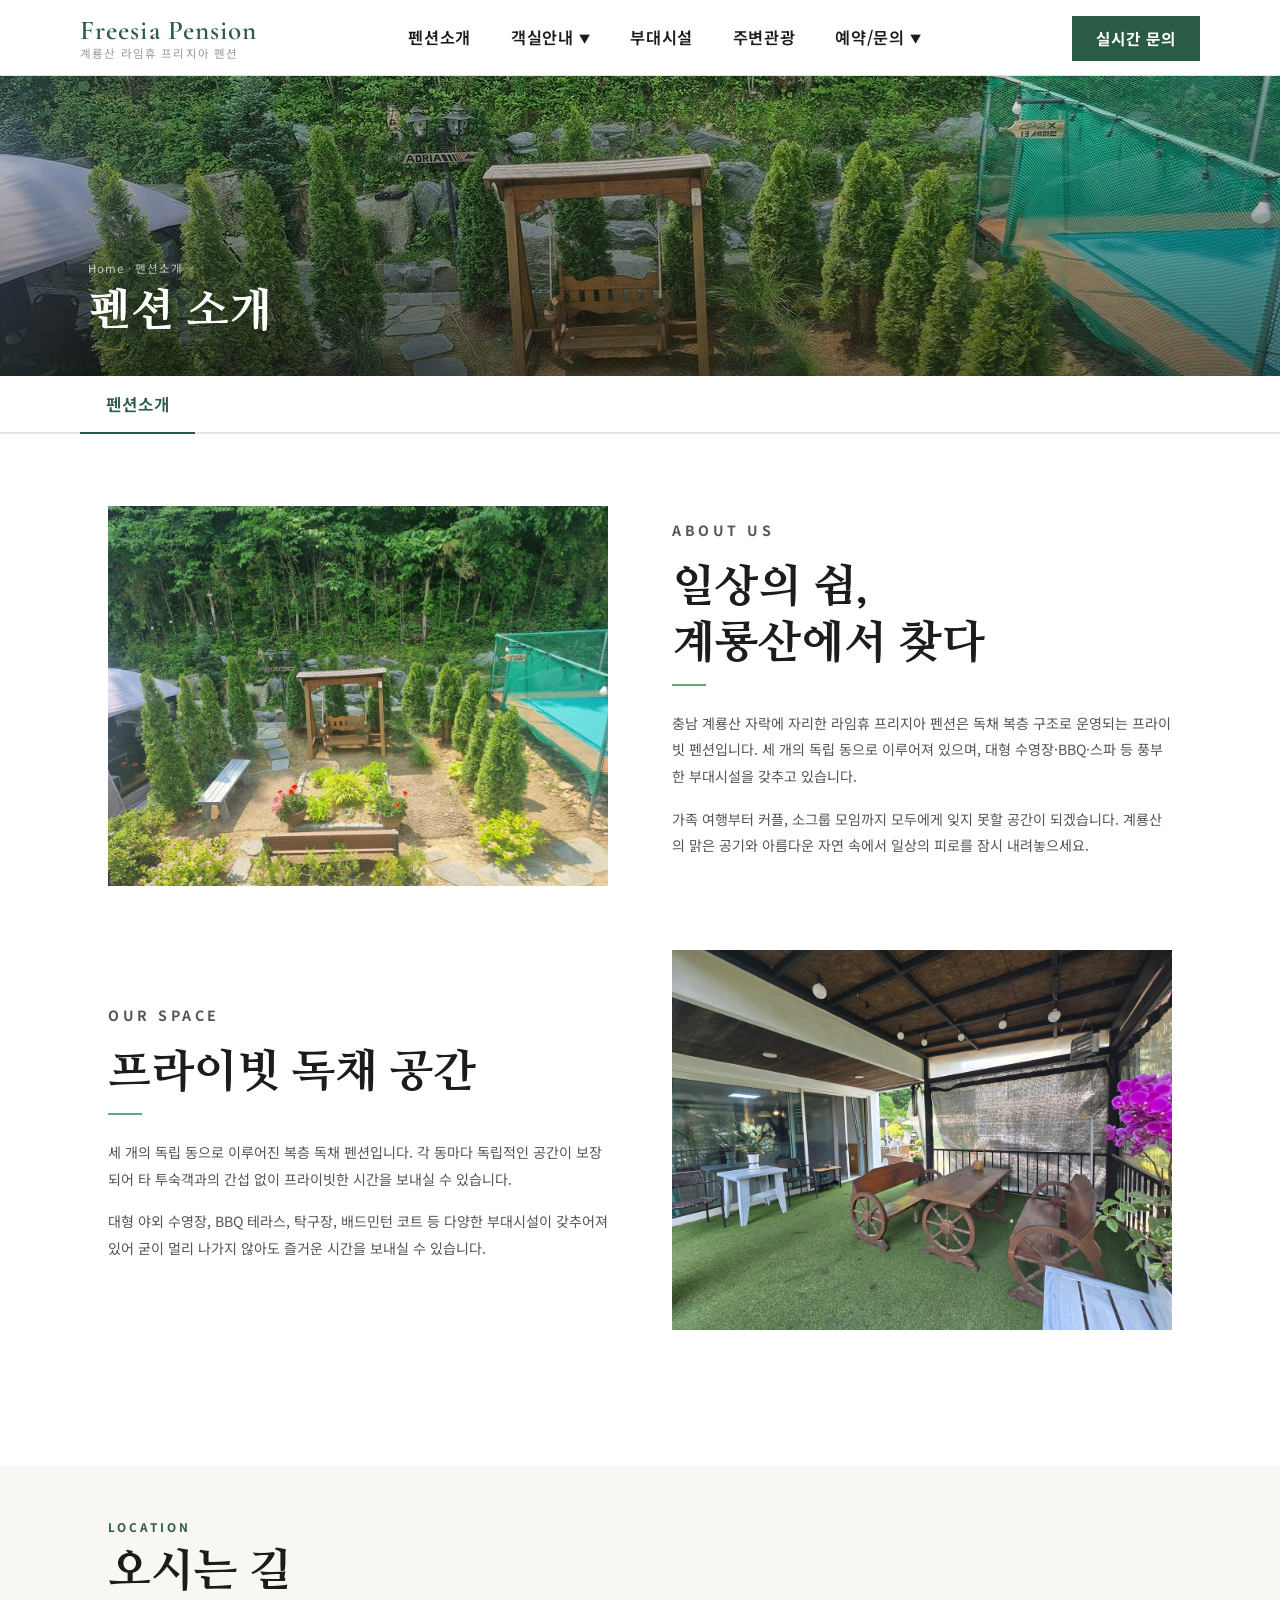
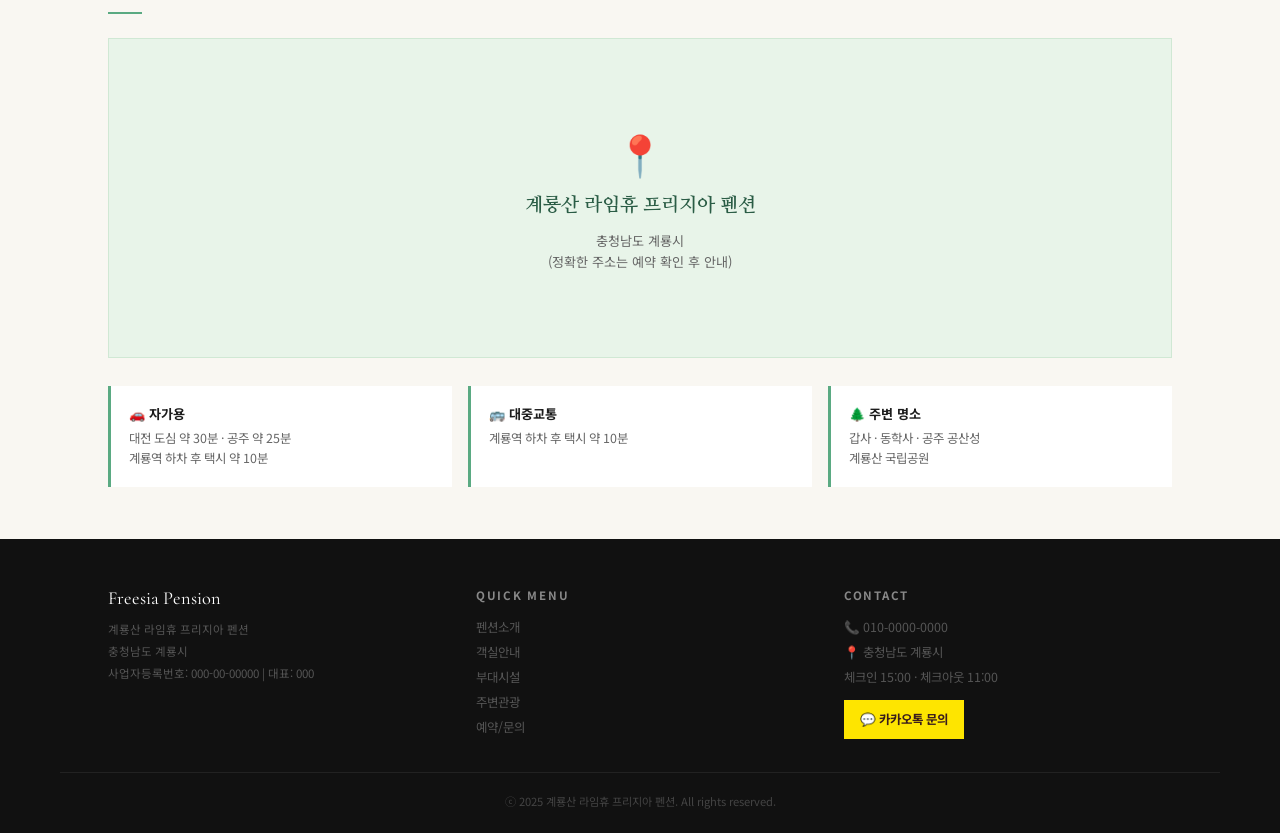
<file: pages/about.html>
<!DOCTYPE html>
<html lang="ko">
<head>
<meta charset="UTF-8">
<meta name="viewport" content="width=device-width, initial-scale=1.0">
<title>펜션 소개</title>
<link href="https://fonts.googleapis.com/css2?family=Nanum+Myeongjo:wght@400;700;800&family=Noto+Sans+KR:wght@300;400;500;700&family=Cormorant+Garamond:wght@600&display=swap" rel="stylesheet">
<link rel="stylesheet" href="../common.css">
</head>
<body>
<nav id="nav"></nav>

<style>
.about-full{display:grid;grid-template-columns:1fr 1fr;gap:64px;align-items:center;margin-bottom:64px;}
.about-full:nth-child(even){direction:rtl;}
.about-full:nth-child(even) > *{direction:ltr;}
.about-full img{width:100%;height:380px;object-fit:cover;}
.about-full-text{}
.about-full-text p{font-size:.88rem;color:#555;line-height:1.9;margin-bottom:16px;}
.map-section{background:var(--cr);padding:52px 0;}
.map-placeholder{background:#e8f4e9;height:320px;display:flex;align-items:center;justify-content:center;flex-direction:column;gap:12px;border:1px solid #d0e8d4;}
.map-placeholder .map-pin{font-size:2.5rem;}
.map-placeholder h3{font-family:"Nanum Myeongjo",serif;font-size:1.2rem;color:var(--g);}
.map-placeholder p{font-size:.82rem;color:#666;text-align:center;line-height:1.6;}
.dir-grid{display:grid;grid-template-columns:repeat(3,1fr);gap:16px;margin-top:28px;}
.dir-item{background:#fff;padding:18px;border-left:3px solid var(--gl);}
.dir-item h4{font-size:.82rem;font-weight:700;margin-bottom:6px;}
.dir-item p{font-size:.78rem;color:#666;line-height:1.6;}
@media(max-width:860px){.about-full{grid-template-columns:1fr;}.about-full:nth-child(even){direction:ltr;}.dir-grid{grid-template-columns:1fr;}}
</style>
<div class="page-hero" style="background-image:url('../images/main/main_01.jpg')">
  <div class="page-hero-content">
    <div class="page-breadcrumb"><a href="../index.html">Home</a> · 펜션소개</div>
    <h1 class="page-title">펜션 소개</h1>
  </div>
</div>
<div class="sub-tabs">
  <div class="sub-tabs-inner">
    <a class="sub-tab on" href="about.html">펜션소개</a>
  </div>
</div>
<section class="sw">
  <div class="cn">
    <div class="about-full rv">
      <img src="../images/main/main_01.jpg" alt="펜션 전경">
      <div class="about-full-text">
        <p class="slb">About Us</p>
        <h2 class="sti" id="t-atit"></h2>
        <div class="dvd"></div>
        <p id="t-adesc"></p>
        <p>가족 여행부터 커플, 소그룹 모임까지 모두에게 잊지 못할 공간이 되겠습니다. 계룡산의 맑은 공기와 아름다운 자연 속에서 일상의 피로를 잠시 내려놓으세요.</p>
      </div>
    </div>
    <div class="about-full rv">
      <img src="../images/main/main_02.jpg" alt="펜션 내부">
      <div class="about-full-text">
        <p class="slb">Our Space</p>
        <h2 class="sti">프라이빗 독채 공간</h2>
        <div class="dvd"></div>
        <p>세 개의 독립 동으로 이루어진 복층 독채 펜션입니다. 각 동마다 독립적인 공간이 보장되어 타 투숙객과의 간섭 없이 프라이빗한 시간을 보내실 수 있습니다.</p>
        <p>대형 야외 수영장, BBQ 테라스, 탁구장, 배드민턴 코트 등 다양한 부대시설이 갖추어져 있어 굳이 멀리 나가지 않아도 즐거운 시간을 보내실 수 있습니다.</p>
      </div>
    </div>
  </div>
</section>
<section class="map-section">
  <div class="cn">
    <div class="rv">
      <p class="slb">Location</p>
      <h2 class="sti">오시는 길</h2>
      <div class="dvd"></div>
    </div>
    <div class="map-placeholder rv">
      <div class="map-pin">📍</div>
      <h3 id="t-mapname"></h3>
      <p id="t-mapaddr"></p>
    </div>
    <div class="dir-grid rv">
      <div class="dir-item"><h4>🚗 자가용</h4><p id="t-dir"></p></div>
      <div class="dir-item"><h4>🚌 대중교통</h4><p>계룡역 하차 후 택시 약 10분</p></div>
      <div class="dir-item"><h4>🌲 주변 명소</h4><p id="t-nb"></p></div>
    </div>
  </div>
</section>

<footer id="footer"></footer>
<script src="../config.js"></script>
<script src="../common.js"></script>
<script>
window.addEventListener('DOMContentLoaded',()=>{
  applyTheme(); renderNav(); renderFooter();
  
  const p=CONFIG.pension, c=CONFIG.contact;
  document.getElementById("t-atit").innerHTML=p.intro_title;
  document.getElementById("t-adesc").textContent=p.intro_desc;
  document.getElementById("t-mapname").textContent=p.name_ko;
  document.getElementById("t-mapaddr").innerHTML=c.address+"<br>"+c.address_detail;
  document.getElementById("t-dir").innerHTML=c.directions;
  document.getElementById("t-nb").innerHTML=c.nearby;

  initReveal();
});
</script>
</body>
</html>
</file>
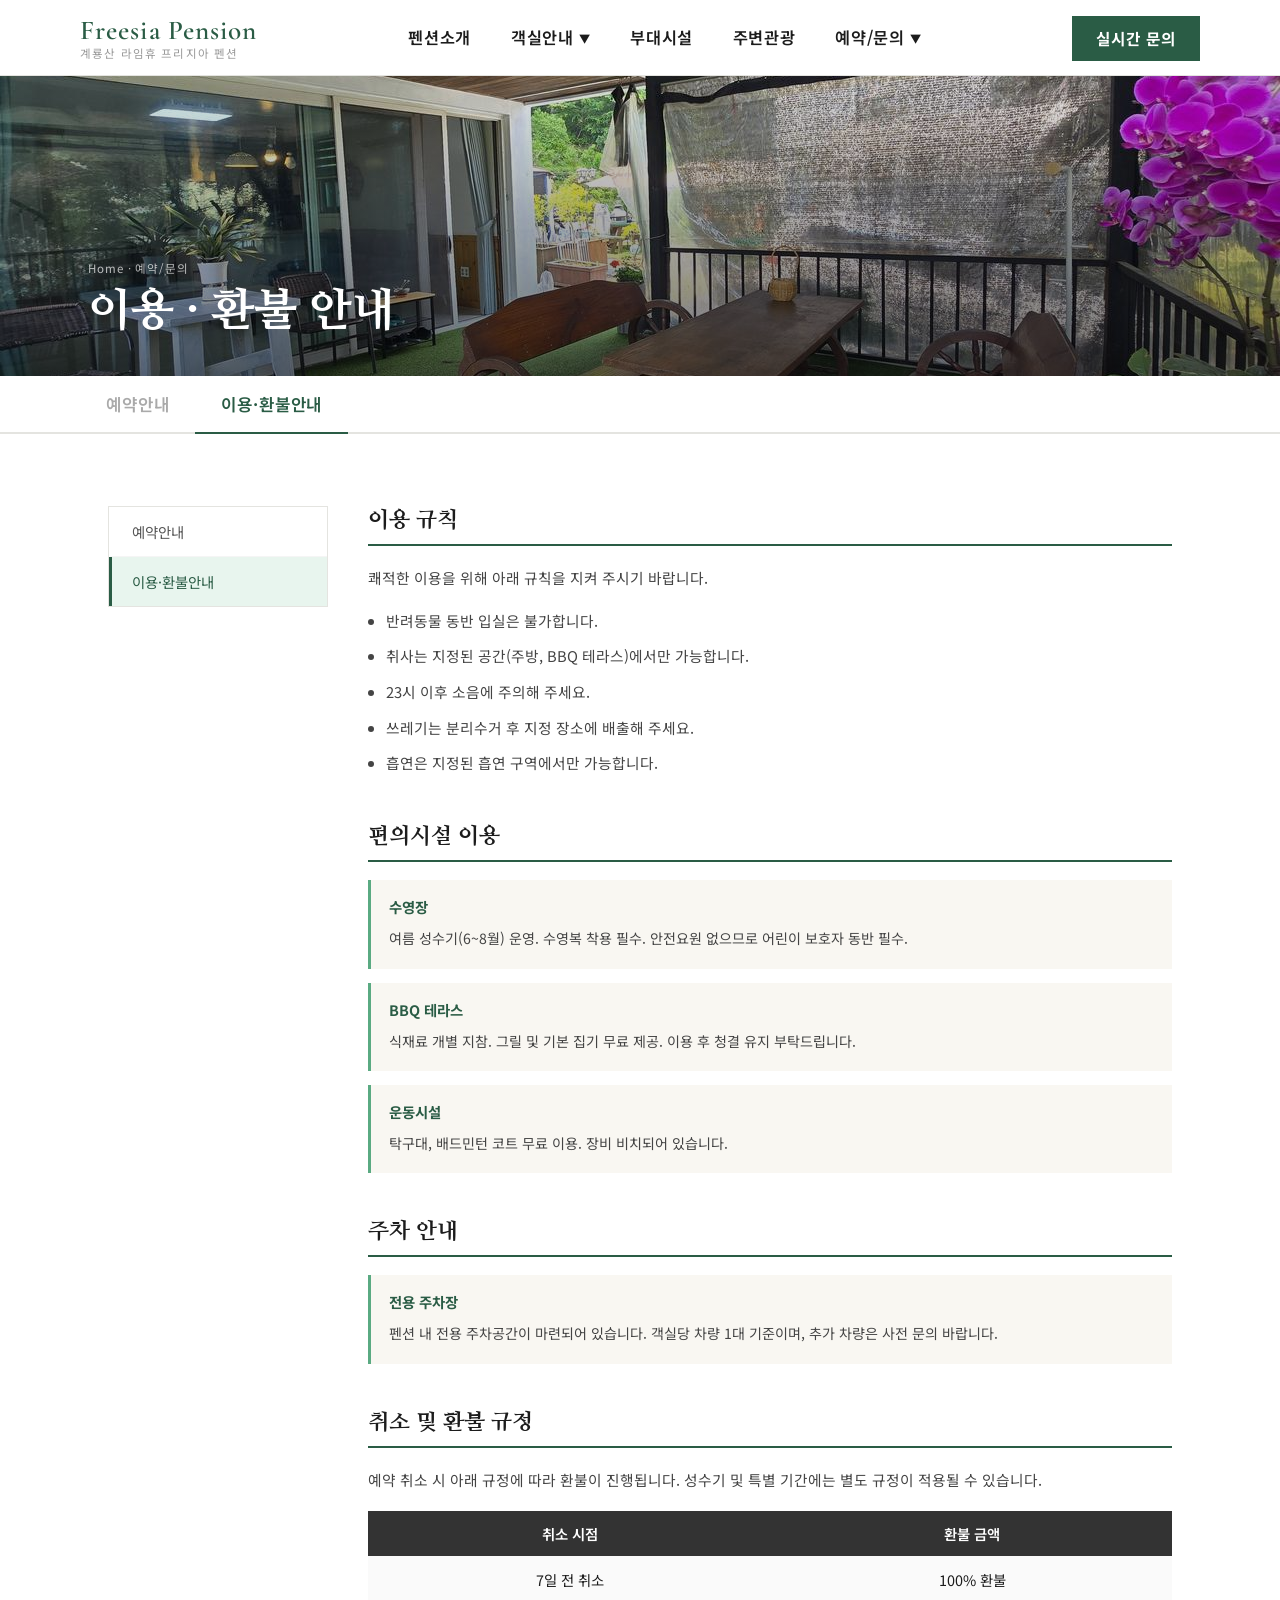
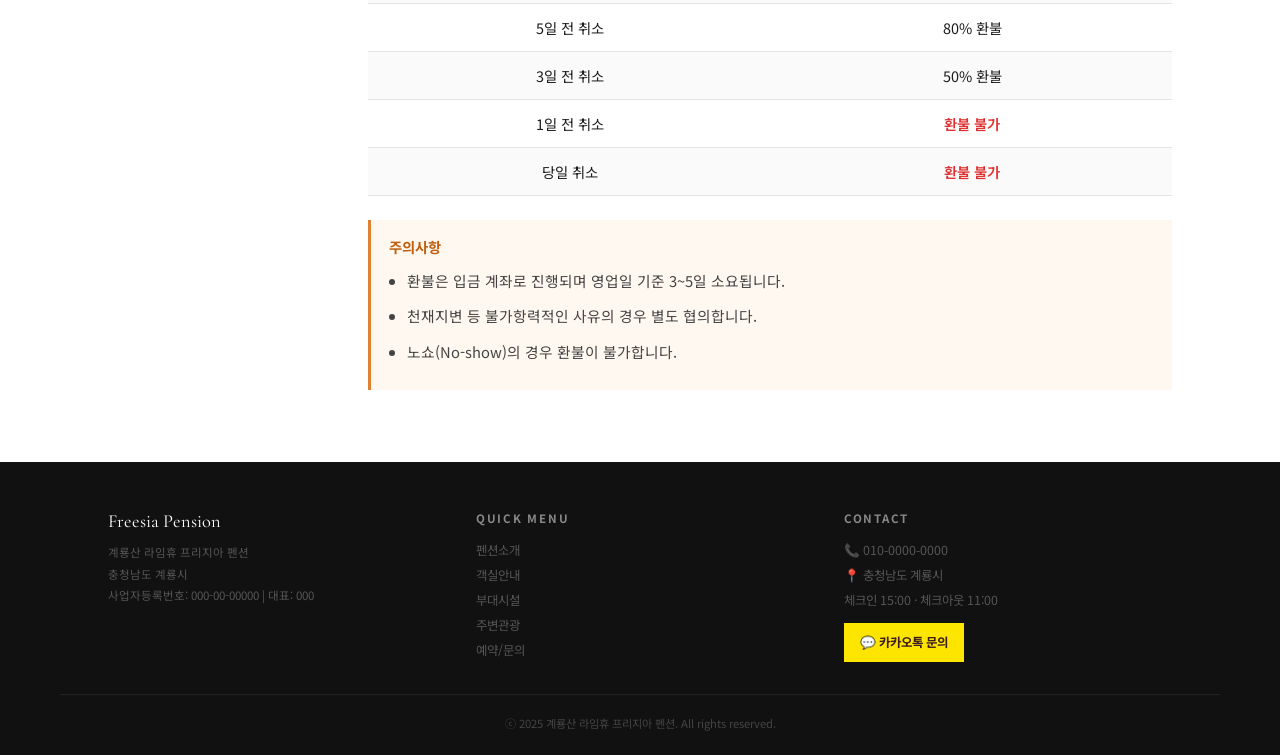
<file: pages/notice.html>
<!DOCTYPE html>
<html lang="ko">
<head>
<meta charset="UTF-8">
<meta name="viewport" content="width=device-width, initial-scale=1.0">
<title>이용·환불 안내</title>
<link href="https://fonts.googleapis.com/css2?family=Nanum+Myeongjo:wght@400;700;800&family=Noto+Sans+KR:wght@300;400;500;700&family=Cormorant+Garamond:wght@600&display=swap" rel="stylesheet">
<link rel="stylesheet" href="../common.css">
</head>
<body>
<nav id="nav"></nav>

<style>
.info-layout{display:grid;grid-template-columns:220px 1fr;gap:40px;align-items:start;}
.info-sidebar{position:sticky;top:108px;background:#fff;border:1px solid #e4e4e0;}
.info-sidebar a{display:block;padding:14px 20px;font-size:.9rem;color:#555;text-decoration:none;border-left:3px solid transparent;transition:all .2s;border-bottom:1px solid #f5f5f5;}
.info-sidebar a:last-child{border-bottom:none;}
.info-sidebar a:hover,.info-sidebar a.on{color:var(--g);border-color:var(--g);background:var(--gp);}
.info-content h3{font-family:"Nanum Myeongjo",serif;font-size:1.4rem;font-weight:800;margin-bottom:18px;padding-bottom:10px;border-bottom:2px solid var(--g);}
.info-content h3:not(:first-child){margin-top:44px;}
.info-content p,.info-content li{font-size:.92rem;color:#444;line-height:1.95;}
.info-content ul{padding-left:18px;margin-top:10px;}
.info-content li{margin-bottom:7px;}
.refund-table{width:100%;border-collapse:collapse;margin-top:16px;font-size:.9rem;}
.refund-table th{background:#333;color:#fff;padding:12px 14px;text-align:center;font-weight:600;}
.refund-table td{padding:13px 14px;text-align:center;border-bottom:1px solid #e4e4e0;}
.refund-table .warn{color:#e03030;font-weight:600;}
.refund-table tr:nth-child(even) td{background:#fafafa;}
.notice-block{background:var(--cr);border-left:3px solid var(--gl);padding:16px 18px;margin-bottom:14px;}
.notice-block h4{font-size:.9rem;font-weight:700;margin-bottom:8px;color:var(--g);}
.notice-block p{font-size:.88rem;}
@media(max-width:860px){.info-layout{grid-template-columns:1fr;}.info-sidebar{position:static;}}
</style>
<div class="page-hero" style="background-image:url('../images/main/main_02.jpg')">
  <div class="page-hero-content">
    <div class="page-breadcrumb"><a href="../index.html">Home</a> · 예약/문의</div>
    <h1 class="page-title">이용 · 환불 안내</h1>
  </div>
</div>
<div class="sub-tabs">
  <div class="sub-tabs-inner">
    <a class="sub-tab" href="reservation.html">예약안내</a>
    <a class="sub-tab on" href="notice.html">이용·환불안내</a>
  </div>
</div>
<section class="sw">
  <div class="cn">
    <div class="info-layout">
      <div class="info-sidebar">
        <a href="reservation.html">예약안내</a>
        <a href="notice.html" class="on">이용·환불안내</a>
      </div>
      <div class="info-content rv">
        <h3>이용 규칙</h3>
        <p style="margin-bottom:14px">쾌적한 이용을 위해 아래 규칙을 지켜 주시기 바랍니다.</p>
        <ul id="rules-list"></ul>

        <h3>편의시설 이용</h3>
        <div class="notice-block"><h4>수영장</h4><p>여름 성수기(6~8월) 운영. 수영복 착용 필수. 안전요원 없으므로 어린이 보호자 동반 필수.</p></div>
        <div class="notice-block"><h4>BBQ 테라스</h4><p>식재료 개별 지참. 그릴 및 기본 집기 무료 제공. 이용 후 청결 유지 부탁드립니다.</p></div>
        <div class="notice-block"><h4>운동시설</h4><p>탁구대, 배드민턴 코트 무료 이용. 장비 비치되어 있습니다.</p></div>

        <h3>주차 안내</h3>
        <div class="notice-block"><h4>전용 주차장</h4><p>펜션 내 전용 주차공간이 마련되어 있습니다. 객실당 차량 1대 기준이며, 추가 차량은 사전 문의 바랍니다.</p></div>

        <h3>취소 및 환불 규정</h3>
        <p style="margin-bottom:6px">예약 취소 시 아래 규정에 따라 환불이 진행됩니다. 성수기 및 특별 기간에는 별도 규정이 적용될 수 있습니다.</p>
        <table class="refund-table" id="refund-table"></table>
        <div style="margin-top:24px;background:#fff8f0;border-left:3px solid #e08030;padding:16px 18px;">
          <h4 style="font-size:.9rem;font-weight:700;color:#c06010;margin-bottom:8px;">주의사항</h4>
          <ul>
            <li>환불은 입금 계좌로 진행되며 영업일 기준 3~5일 소요됩니다.</li>
            <li>천재지변 등 불가항력적인 사유의 경우 별도 협의합니다.</li>
            <li>노쇼(No-show)의 경우 환불이 불가합니다.</li>
          </ul>
        </div>
      </div>
    </div>
  </div>
</section>
<footer id="footer"></footer>
<script src="../config.js"></script>
<script src="../common.js"></script>
<script>
window.addEventListener('DOMContentLoaded',()=>{
  applyTheme(); renderNav(); renderFooter();
  const list=document.getElementById("rules-list");
  CONFIG.reservation.rules.forEach(r=>{
    const li=document.createElement("li"); li.textContent=r; list.appendChild(li);
  });
  const rt=document.getElementById("refund-table");
  let html="<tr><th>취소 시점</th><th>환불 금액</th></tr>";
  CONFIG.reservation.refund.forEach(r=>{
    const warn=r.amount.includes("불가")?" class=\"warn\"":"";
    html+="<tr><td>"+r.when+"</td><td"+warn+">"+r.amount+"</td></tr>";
  });
  rt.innerHTML=html;
  initReveal();
});
</script>
</body>
</html>
</file>
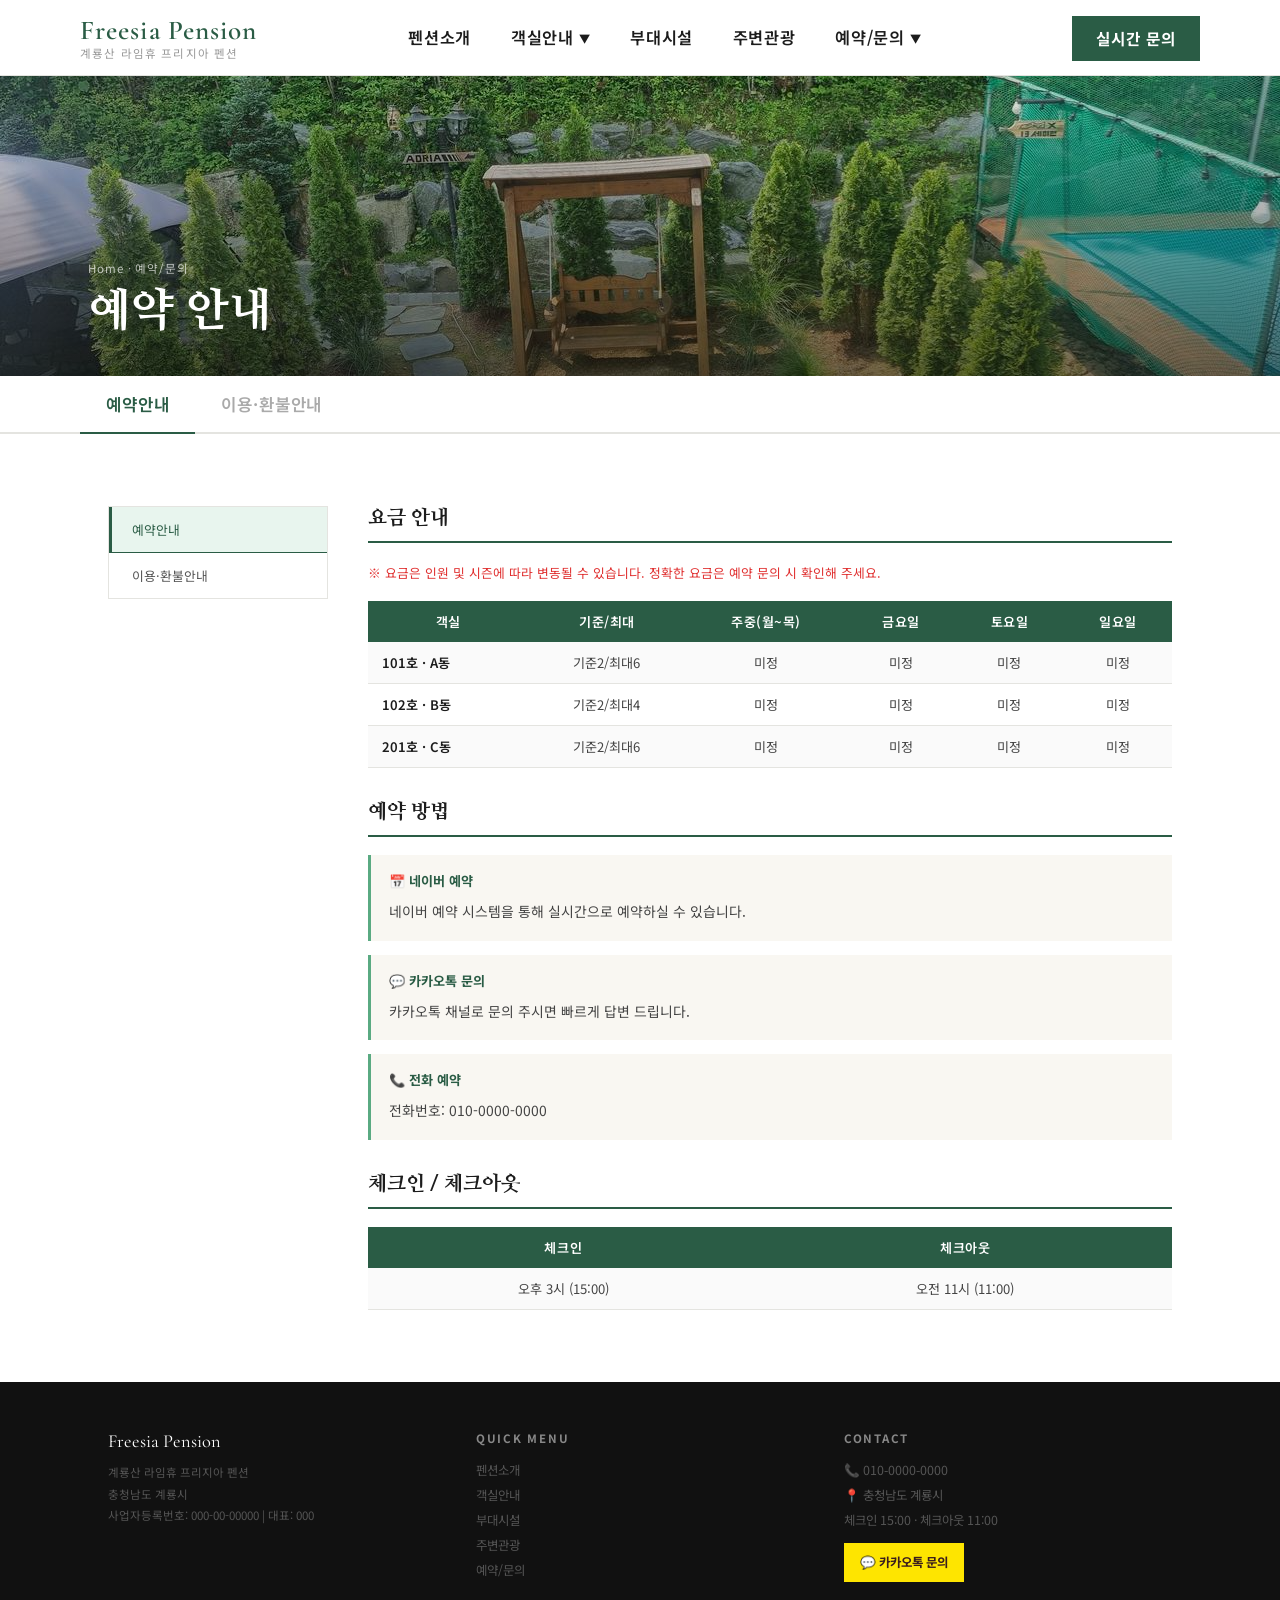
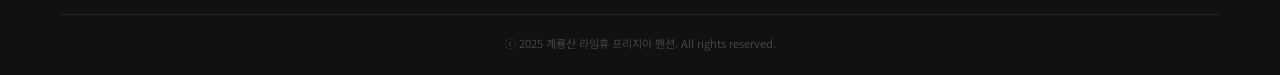
<file: pages/reservation.html>
<!DOCTYPE html>
<html lang="ko">
<head>
<meta charset="UTF-8">
<meta name="viewport" content="width=device-width, initial-scale=1.0">
<title>예약안내</title>
<link href="https://fonts.googleapis.com/css2?family=Nanum+Myeongjo:wght@400;700;800&family=Noto+Sans+KR:wght@300;400;500;700&family=Cormorant+Garamond:wght@600&display=swap" rel="stylesheet">
<link rel="stylesheet" href="../common.css">
</head>
<body>
<nav id="nav"></nav>

<style>
.info-layout{display:grid;grid-template-columns:220px 1fr;gap:40px;align-items:start;}
.info-sidebar{position:sticky;top:96px;background:#fff;border:1px solid #e4e4e0;}
.info-sidebar a{display:block;padding:13px 20px;font-size:.8rem;color:#555;text-decoration:none;border-left:3px solid transparent;transition:all .2s;border-bottom:1px solid #f5f5f5;}
.info-sidebar a:last-child{border-bottom:none;}
.info-sidebar a:hover,.info-sidebar a.on{color:var(--g);border-color:var(--g);background:var(--gp);}
.info-content{min-height:400px;}
.info-content h3{font-family:"Nanum Myeongjo",serif;font-size:1.25rem;font-weight:800;margin-bottom:18px;padding-bottom:10px;border-bottom:2px solid var(--g);}
.info-content p,.info-content li{font-size:.87rem;color:#444;line-height:1.9;}
.info-content ul{padding-left:18px;margin-top:10px;}
.info-content li{margin-bottom:6px;}
.price-table{width:100%;border-collapse:collapse;margin-top:16px;font-size:.82rem;}
.price-table th{background:var(--g);color:#fff;padding:11px 14px;text-align:center;font-weight:600;letter-spacing:.04em;}
.price-table td{padding:11px 14px;text-align:center;border-bottom:1px solid #e4e4e0;color:#444;}
.price-table tr:nth-child(even) td{background:#fafafa;}
.price-table .room-name{text-align:left;font-weight:600;color:#1c1c1c;}
.refund-table{width:100%;border-collapse:collapse;margin-top:16px;font-size:.83rem;}
.refund-table th{background:#333;color:#fff;padding:10px 14px;text-align:center;font-weight:600;}
.refund-table td{padding:11px 14px;text-align:center;border-bottom:1px solid #e4e4e0;}
.refund-table .warn{color:#e03030;font-weight:600;}
.refund-table tr:nth-child(even) td{background:#fafafa;}
.notice-block{background:var(--cr);border-left:3px solid var(--gl);padding:16px 18px;margin-bottom:14px;}
.notice-block h4{font-size:.82rem;font-weight:700;margin-bottom:8px;color:var(--g);}
@media(max-width:860px){.info-layout{grid-template-columns:1fr;}.info-sidebar{position:static;}}
</style>

<div class="page-hero" style="background-image:url('../images/main/main_01.jpg')">
  <div class="page-hero-content">
    <div class="page-breadcrumb"><a href="../index.html">Home</a> · 예약/문의</div>
    <h1 class="page-title">예약 안내</h1>
  </div>
</div>
<div class="sub-tabs">
  <div class="sub-tabs-inner">
    <a class="sub-tab on" href="reservation.html">예약안내</a>
    <a class="sub-tab" href="notice.html">이용·환불안내</a>
  </div>
</div>
<section class="sw">
  <div class="cn">
    <div class="info-layout">
      <div class="info-sidebar">
        <a href="reservation.html" class="on">예약안내</a>
        <a href="notice.html">이용·환불안내</a>
      </div>
      <div class="info-content rv">
        <h3>요금 안내</h3>
        <p style="margin-bottom:12px;font-size:.8rem;color:#e03030;">※ 요금은 인원 및 시즌에 따라 변동될 수 있습니다. 정확한 요금은 예약 문의 시 확인해 주세요.</p>
        <table class="price-table" id="price-table"></table>
        <div style="margin-top:32px">
          <h3>예약 방법</h3>
          <div class="notice-block"><h4>📅 네이버 예약</h4><p>네이버 예약 시스템을 통해 실시간으로 예약하실 수 있습니다.</p></div>
          <div class="notice-block"><h4>💬 카카오톡 문의</h4><p>카카오톡 채널로 문의 주시면 빠르게 답변 드립니다.</p></div>
          <div class="notice-block"><h4>📞 전화 예약</h4><p id="t-tel-info"></p></div>
        </div>
        <div style="margin-top:32px">
          <h3>체크인 / 체크아웃</h3>
          <table class="price-table">
            <tr><th>체크인</th><th>체크아웃</th></tr>
            <tr id="ci-row"></tr>
          </table>
        </div>
      </div>
    </div>
  </div>
</section>

<footer id="footer"></footer>
<script src="../config.js"></script>
<script src="../common.js"></script>
<script>
window.addEventListener('DOMContentLoaded',()=>{
  applyTheme(); renderNav(); renderFooter();
  
  const pt = document.getElementById("price-table");
  let html = "<tr><th>객실</th><th>기준/최대</th><th>주중(월~목)</th><th>금요일</th><th>토요일</th><th>일요일</th></tr>";
  CONFIG.pricing.forEach(p=>{
    html += "<tr><td class=\"room-name\">"+p.room+"</td><td>"+p.capacity+"</td><td>"+p.weekday+"</td><td>"+p.friday+"</td><td>"+p.saturday+"</td><td>"+p.sunday+"</td></tr>";
  });
  pt.innerHTML = html;
  document.getElementById("t-tel-info").textContent = "전화번호: " + CONFIG.contact.tel;
  const ci = document.getElementById("ci-row");
  ci.innerHTML = "<td>"+CONFIG.reservation.checkin+"</td><td>"+CONFIG.reservation.checkout+"</td>";

  initReveal();
});
</script>
</body>
</html>
</file>
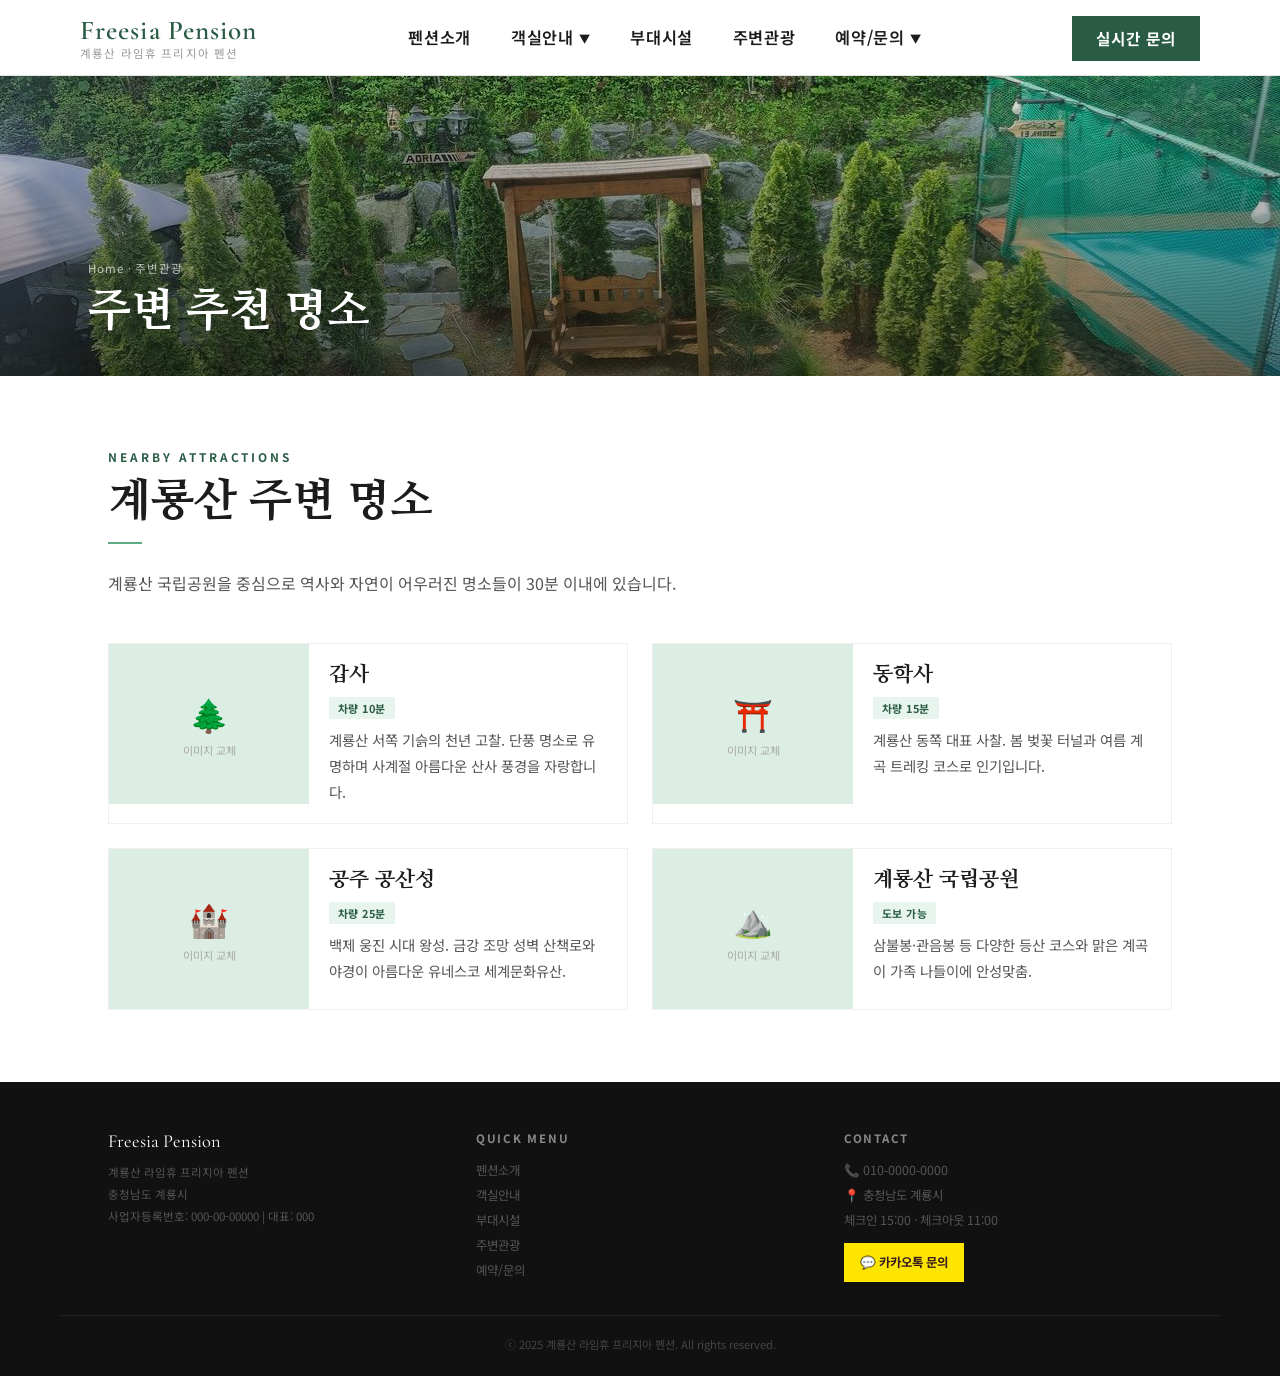
<file: pages/spots.html>
<!DOCTYPE html>
<html lang="ko">
<head>
<meta charset="UTF-8">
<meta name="viewport" content="width=device-width, initial-scale=1.0">
<title>주변관광</title>
<link href="https://fonts.googleapis.com/css2?family=Nanum+Myeongjo:wght@400;700;800&family=Noto+Sans+KR:wght@300;400;500;700&family=Cormorant+Garamond:wght@600&display=swap" rel="stylesheet">
<link rel="stylesheet" href="../common.css">
</head>
<body>
<nav id="nav"></nav>

<style>
.spots-full{display:grid;grid-template-columns:repeat(2,1fr);gap:24px;margin-top:44px;}
.spc{display:grid;grid-template-columns:200px 1fr;overflow:hidden;background:#fff;border:1px solid #f0f0f0;}
.spc-img{width:200px;height:160px;object-fit:cover;}
.spc-ph{width:200px;height:160px;background:#dceee4;display:flex;align-items:center;justify-content:center;flex-direction:column;gap:6px;color:#aaa;font-size:.7rem;}
.spc-ph .ico{font-size:2rem;}
.spc-body{padding:18px 20px;}
.spc-name{font-family:"Nanum Myeongjo",serif;font-size:1.3rem;font-weight:800;margin-bottom:6px;}
.spc-dist{display:inline-block;background:var(--gp);color:var(--g);font-size:.68rem;font-weight:700;padding:3px 9px;margin-bottom:8px;letter-spacing:.04em;}
.spc-desc{font-size:.9rem;color:#555;line-height:1.8;}
@media(max-width:860px){.spots-full{grid-template-columns:1fr;}.spc{grid-template-columns:1fr;}.spc-img,.spc-ph{width:100%;height:180px;}}
</style>
<div class="page-hero" style="background-image:url('../images/main/main_01.jpg')">
  <div class="page-hero-content">
    <div class="page-breadcrumb"><a href="../index.html">Home</a> · 주변관광</div>
    <h1 class="page-title">주변 추천 명소</h1>
  </div>
</div>
<section class="sw">
  <div class="cn">
    <div class="rv">
      <p class="slb">Nearby Attractions</p>
      <h2 class="sti">계룡산 주변 명소</h2>
      <div class="dvd"></div>
      <p class="sds">계룡산 국립공원을 중심으로 역사와 자연이 어우러진 명소들이 30분 이내에 있습니다.</p>
    </div>
    <div class="spots-full" id="spots-full"></div>
  </div>
</section>

<footer id="footer"></footer>
<script src="../config.js"></script>
<script src="../common.js"></script>
<script>
window.addEventListener('DOMContentLoaded',()=>{
  applyTheme(); renderNav(); renderFooter();
  
  const sf = document.getElementById("spots-full");
  const im = CONFIG.images;
  CONFIG.spots.forEach((s,i)=>{
    const el=document.createElement("div");
    el.className="spc rv";
    const imgH = im.spots[i]
      ? "<img class=\"spc-img\" src=\""+img(im.spots[i])+"\" alt=\""+s.name+"\">"
      : "<div class=\"spc-ph\"><span class=\"ico\">"+s.icon+"</span><span>이미지 교체</span></div>";
    el.innerHTML=imgH+"<div class=\"spc-body\"><div class=\"spc-name\">"+s.name+"</div>"+
      "<span class=\"spc-dist\">"+s.dist+"</span><p class=\"spc-desc\">"+s.desc+"</p></div>";
    sf.appendChild(el);
  });

  initReveal();
});
</script>
</body>
</html>
</file>
<file: common.css>
/* ── 공통 CSS ── */
:root{--g:#2a5c45;--g2:#3d7a5e;--gl:#5aaa82;--gp:#e8f5ee;--y:#f0c040;--cr:#f9f7f2;}
*{margin:0;padding:0;box-sizing:border-box;}
html{scroll-behavior:smooth;}
body{font-family:'Noto Sans KR',sans-serif;color:#1c1c1c;overflow-x:hidden;}

/* ── NAV ── */
#nav{position:fixed;top:0;left:0;right:0;z-index:300;height:76px;background:rgba(255,255,255,.97);backdrop-filter:blur(10px);border-bottom:1px solid #e4e4e0;transition:box-shadow .3s;}
#nav.sc{box-shadow:0 2px 20px rgba(0,0,0,.08);}
.nav-inner{max-width:1200px;margin:0 auto;padding:0 40px;height:76px;display:flex;align-items:center;justify-content:space-between;}
.nlogo{font-family:'Cormorant Garamond',serif;font-size:1.7rem;font-weight:600;color:var(--g);text-decoration:none;letter-spacing:.04em;line-height:1.2;}
.nlogo small{display:block;font-family:'Noto Sans KR',sans-serif;font-size:.72rem;font-weight:400;color:#999;letter-spacing:.1em;}

/* 데스크탑 메뉴 */
.nav-menu{display:flex;list-style:none;height:76px;}
.nav-menu > li{position:relative;height:76px;display:flex;align-items:center;}
.nav-menu > li > a{display:flex;align-items:center;gap:5px;padding:0 20px;font-size:1.02rem;font-weight:600;color:#1c1c1c;text-decoration:none;height:76px;border-bottom:2px solid transparent;transition:color .2s,border-color .2s;letter-spacing:.04em;white-space:nowrap;}
.nav-menu > li > a:hover,.nav-menu > li > a.on{color:var(--g);border-color:var(--g);}
.nav-menu > li > a .arr{font-size:.7rem;margin-top:1px;transition:transform .2s;}
.nav-menu > li:hover > a .arr{transform:rotate(180deg);}

/* 드롭다운 */

.dropdown{display:none;position:absolute;top:74px;left:0;min-width:170px;background:#fff;border:1px solid #e4e4e0;border-top:2px solid var(--g);box-shadow:0 8px 24px rgba(0,0,0,.1);z-index:400;}
.nav-menu > li:hover .dropdown{display:block;}
.dropdown a{display:block;padding:13px 20px;font-size:.92rem;color:#444;text-decoration:none;white-space:nowrap;transition:background .15s,color .15s;border-bottom:1px solid #f0f0f0;}
.dropdown a:last-child{border-bottom:none;}
.dropdown a:hover{background:var(--gp);color:var(--g);}

/* 예약버튼 */
.nrsv{background:var(--g);color:#fff;padding:11px 24px;font-size:.98rem;font-weight:700;letter-spacing:.06em;text-decoration:none;transition:background .2s;white-space:nowrap;}
.nrsv:hover{background:var(--g2);}

/* 햄버거 */
.nav-hamburger{display:none;flex-direction:column;gap:5px;cursor:pointer;padding:8px;background:none;border:none;}
.nav-hamburger span{display:block;width:26px;height:2px;background:#1c1c1c;transition:all .3s;}
.nav-hamburger.on span:nth-child(1){transform:translateY(7px) rotate(45deg);}
.nav-hamburger.on span:nth-child(2){opacity:0;}
.nav-hamburger.on span:nth-child(3){transform:translateY(-7px) rotate(-45deg);}

/* 모바일 오버레이 메뉴 */
#mobile-menu{display:none;position:fixed;inset:0;top:76px;z-index:250;background:#fff;overflow-y:auto;}
#mobile-menu.on{display:block;}
.mob-item{border-bottom:1px solid #f0f0f0;}
.mob-item > a{display:flex;align-items:center;justify-content:space-between;padding:16px 24px;font-size:.9rem;font-weight:600;color:#1c1c1c;text-decoration:none;}
.mob-item > a .arr{font-size:.7rem;transition:transform .2s;}
.mob-item.open > a .arr{transform:rotate(180deg);}
.mob-sub{display:none;background:#fafafa;}
.mob-item.open .mob-sub{display:block;}
.mob-sub a{display:block;padding:12px 36px;font-size:.83rem;color:#555;text-decoration:none;border-bottom:1px solid #f0f0f0;}
.mob-sub a:hover{color:var(--g);}
.mob-rsv{display:block;margin:20px 24px;background:var(--g);color:#fff;text-align:center;padding:14px;font-size:.88rem;font-weight:700;text-decoration:none;letter-spacing:.06em;}

/* ── 서브페이지 공통 ── */
.page-hero{height:300px;background-size:cover;background-position:center;position:relative;margin-top:76px;display:flex;align-items:flex-end;}
.page-hero::before{content:'';position:absolute;inset:0;background:linear-gradient(to bottom,rgba(0,0,0,.1),rgba(0,0,0,.55));}
.page-hero-content{position:relative;z-index:1;padding:0 48px 36px;max-width:1200px;margin:0 auto;width:100%;}
.page-breadcrumb{font-size:.72rem;color:rgba(255,255,255,.7);margin-bottom:8px;letter-spacing:.08em;}
.page-breadcrumb a{color:rgba(255,255,255,.7);text-decoration:none;}
.page-breadcrumb a:hover{color:#fff;}
.page-title{font-family:'Nanum Myeongjo',serif;font-size:clamp(2rem,3.5vw,2.9rem);font-weight:800;color:#fff;}

/* 서브 탭 */
.sub-tabs{background:#fff;border-bottom:2px solid #e4e4e0;position:sticky;top:76px;z-index:100;}
.sub-tabs-inner{max-width:1200px;margin:0 auto;padding:0 40px;display:flex;}
.sub-tab{padding:16px 26px;font-size:1.05rem;font-weight:600;color:#aaa;text-decoration:none;border-bottom:2px solid transparent;margin-bottom:-2px;transition:color .2s,border-color .2s;letter-spacing:.05em;white-space:nowrap;}
.sub-tab:hover,.sub-tab.on{color:var(--g);border-color:var(--g);}

/* ── 공통 레이아웃 ── */
.sw{padding:72px 0;}
.cn{max-width:1160px;margin:0 auto;padding:0 48px;}
.slb{font-size:.74rem;font-weight:700;letter-spacing:.25em;color:var(--g);text-transform:uppercase;margin-bottom:9px;}
.sti{font-family:'Nanum Myeongjo',serif;font-size:clamp(2rem,3.5vw,2.9rem);font-weight:800;line-height:1.25;margin-bottom:12px;}
.sds{font-size:1rem;line-height:1.95;color:#555;}
.dvd{width:34px;height:2px;background:var(--gl);margin:12px 0 24px;}
.rv{opacity:0;transform:translateY(26px);transition:opacity .7s,transform .7s;}
.rv.on{opacity:1;transform:translateY(0);}
.d1{transition-delay:.1s;}.d2{transition-delay:.2s;}.d3{transition-delay:.3s;}

/* ── FOOTER ── */
footer{background:#111;padding:48px 0 24px;}
.footer-grid{display:grid;grid-template-columns:1fr 1fr 1fr;gap:40px;max-width:1160px;margin:0 auto;padding:0 48px;margin-bottom:32px;}
.footer-logo{font-family:'Cormorant Garamond',serif;font-size:1.15rem;color:#fff;display:block;margin-bottom:10px;}
.footer-copy{font-size:.72rem;color:#555;line-height:1.9;}
.footer-col h4{font-size:.72rem;font-weight:700;color:#888;letter-spacing:.15em;text-transform:uppercase;margin-bottom:12px;}
.footer-col a,.footer-col p{display:block;font-size:.78rem;color:#555;text-decoration:none;line-height:2;transition:color .2s;}
.footer-col a:hover{color:var(--gl);}
.footer-bottom{border-top:1px solid #222;padding-top:20px;font-size:.7rem;color:#444;text-align:center;max-width:1160px;margin:0 auto;padding-left:48px;padding-right:48px;}

/* ── RESPONSIVE ── */
@media(max-width:900px){
  .nav-menu,.nrsv{display:none;}
  .nav-hamburger{display:flex;}
  .nav-inner{padding:0 20px;}
  .cn{padding:0 20px;}
  .sw{padding:52px 0;}
  .page-hero-content{padding:0 20px 28px;}
  .sub-tabs-inner{padding:0 16px;overflow-x:auto;}
  .footer-grid{grid-template-columns:1fr;gap:24px;padding:0 20px;}
  .footer-bottom{padding:16px 20px 0;}
}
</file>
